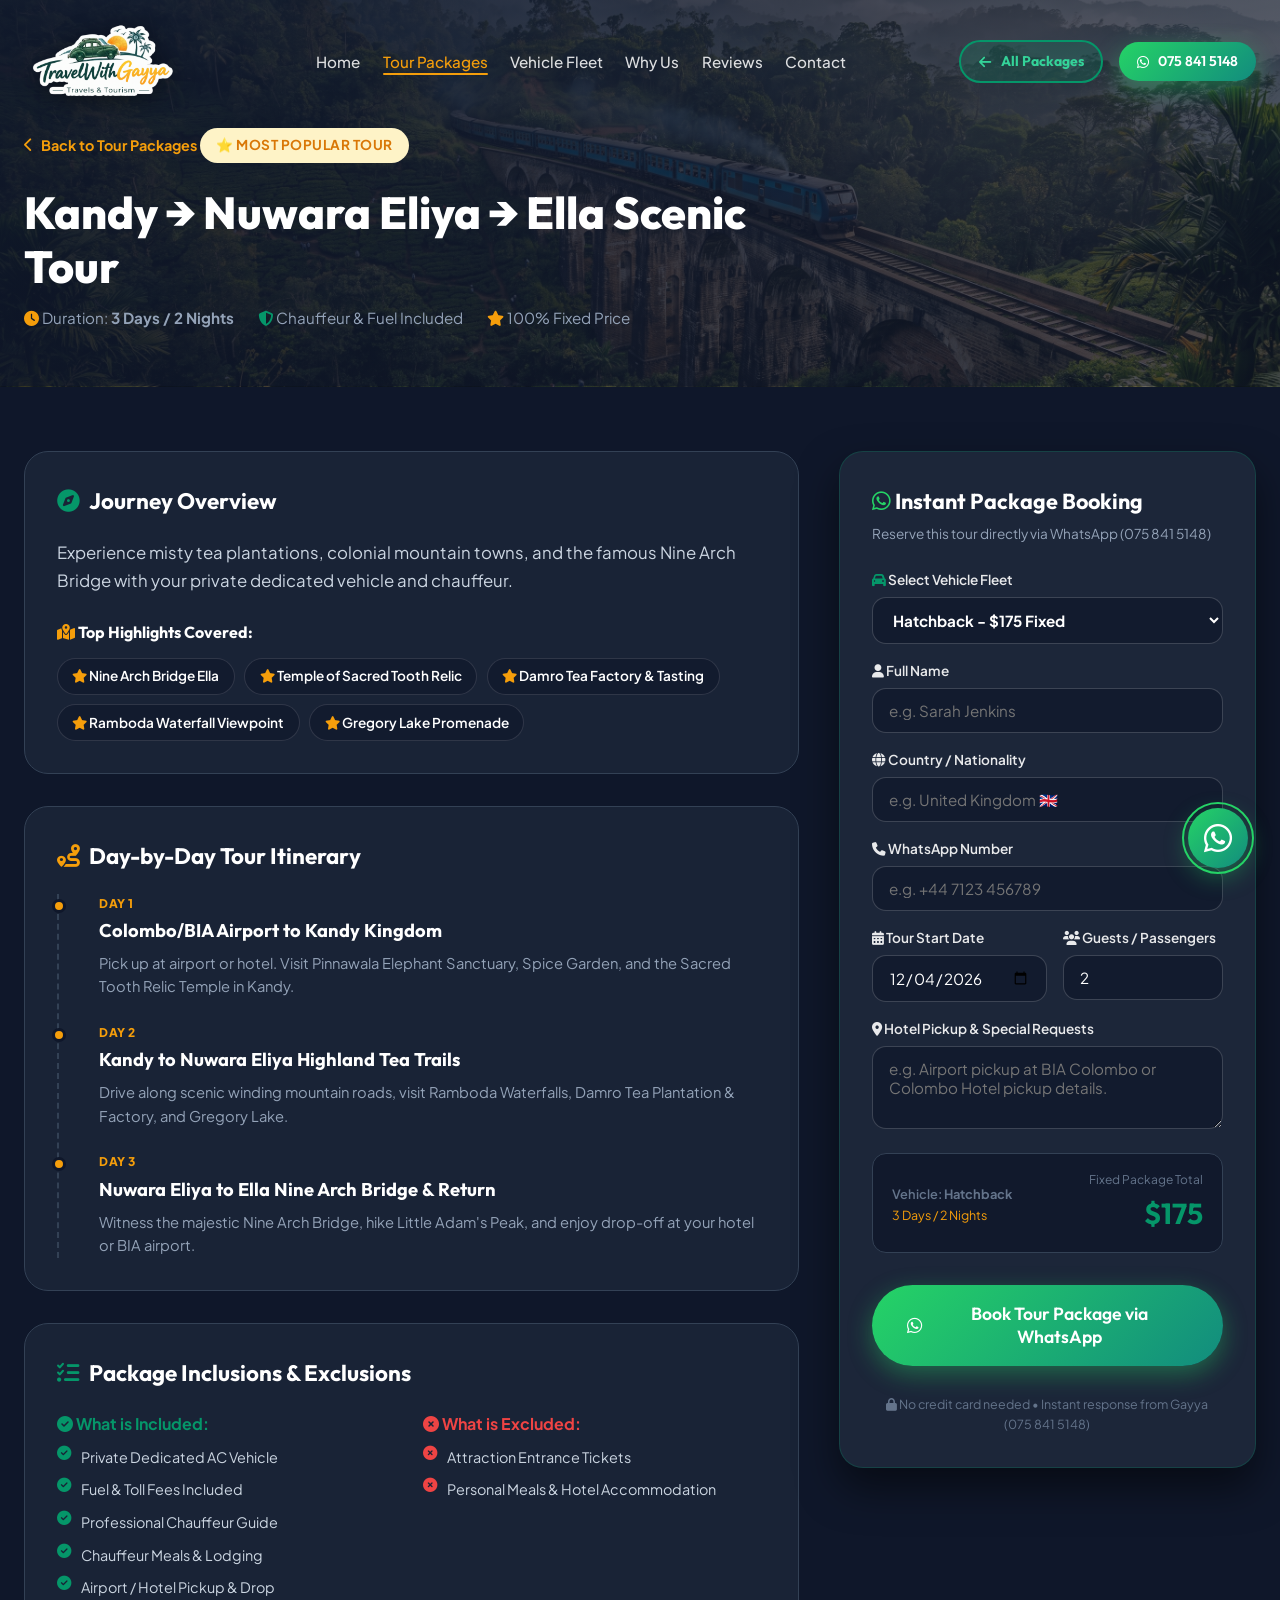
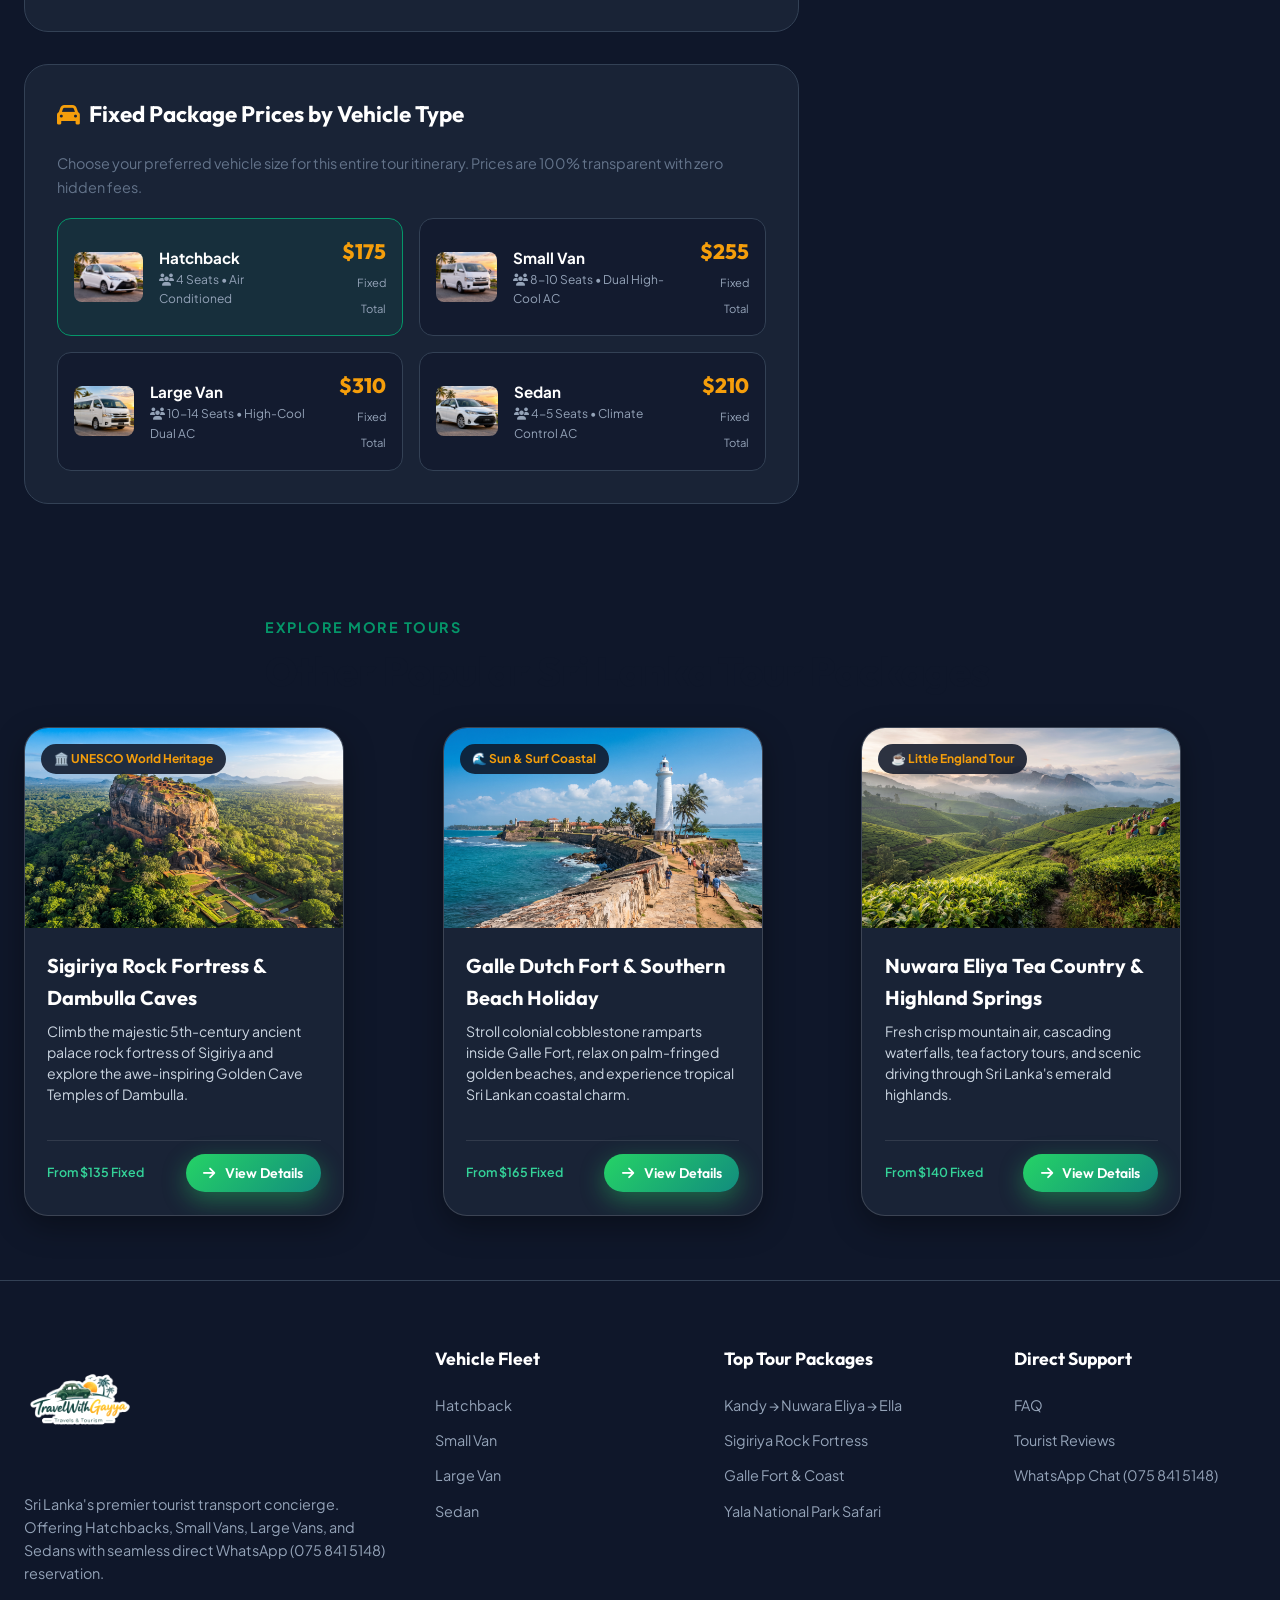
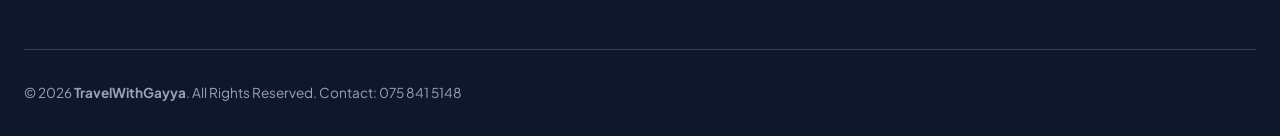
<file: package-detail.html>
<!DOCTYPE html>
<html lang="en">

<head>
  <meta charset="UTF-8">
  <meta name="viewport" content="width=device-width, initial-scale=1.0">
  <title>Tour Package Details | TravelWithGayya Sri Lanka</title>
  <meta name="description"
    content="Detailed Sri Lanka tour package itinerary & fixed price vehicle booking with English-speaking chauffeur guides. Book direct via WhatsApp (075 841 5148).">

  <!-- Favicon & Icons -->
  <link rel="stylesheet" href="https://cdnjs.cloudflare.com/ajax/libs/font-awesome/6.4.0/css/all.min.css">

  <!-- CSS Stylesheet -->
  <link rel="stylesheet" href="css/styles.css">
</head>

<body>

  <!-- ==========================================================================
       Header & Navigation
       ========================================================================== -->
  <header class="navbar scrolled" id="navbar">
    <div class="container navbar-container">
      <a href="index.html" class="logo-brand">
        <img src="images/New/Website icons & More/Final_logo bg removed.png" alt="TravelWithGayya Logo"
          class="brand-logo-img">
      </a>

      <ul class="nav-links" id="navLinks">
        <li><a href="index.html">Home</a></li>
        <li><a href="index.html#packages" class="active">Tour Packages</a></li>
        <li><a href="index.html#fleet">Vehicle Fleet</a></li>
        <li><a href="index.html#why-us">Why Us</a></li>
        <li><a href="index.html#reviews">Reviews</a></li>
        <li><a href="index.html#contact">Contact</a></li>
      </ul>

      <div class="nav-actions">
        <a href="index.html#packages" class="btn btn-outline btn-sm">
          <i class="fas fa-arrow-left"></i> All Packages
        </a>
        <a href="https://wa.me/94758415148?text=Hi%20Gayya!%20I'm%20inquiring%20about%20tour%20package%20details."
          target="_blank" class="btn btn-whatsapp btn-sm">
          <i class="fab fa-whatsapp"></i> 075 841 5148
        </a>
        <button class="mobile-toggle" id="mobileToggle" aria-label="Toggle Menu">
          <i class="fas fa-bars"></i>
        </button>
      </div>
    </div>
  </header>

  <!-- ==========================================================================
       Package Hero Banner
       ========================================================================== -->
  <section class="detail-hero" id="detailHeroBanner">
    <div class="container">
      <div class="detail-hero-content">
        <a href="index.html#packages" class="back-link"><i class="fas fa-chevron-left"></i> Back to Tour Packages</a>
        <span class="badge badge-gold" id="detailBadge">⭐ Curated Tour Package</span>
        <h1 id="detailTitle">Tour Package Details</h1>
        <div class="detail-meta">
          <span><i class="fas fa-clock" style="color: var(--secondary);"></i> Duration: <strong id="detailDuration">3 Days / 2 Nights</strong></span>
          <span><i class="fas fa-shield-alt" style="color: var(--primary);"></i> Chauffeur & Fuel Included</span>
          <span><i class="fas fa-star" style="color: var(--secondary);"></i> 100% Fixed Price</span>
        </div>
      </div>
    </div>
  </section>

  <!-- ==========================================================================
       Main Package Detailed Content & Booking Section
       ========================================================================== -->
  <section class="detail-main-section">
    <div class="container">
      <div class="detail-layout">
        <!-- Left Column: Comprehensive Package Details -->
        <div class="detail-left-col">
          <!-- Overview Card -->
          <div class="detail-card">
            <h3><i class="fas fa-compass" style="color: var(--primary);"></i> Journey Overview</h3>
            <p id="detailDesc" class="detail-description-text">
              Loading package description...
            </p>

            <div style="margin-top: 1.5rem;">
              <h4 style="font-size: 1rem; margin-bottom: 0.8rem; font-family: var(--font-heading);">
                <i class="fas fa-map-marked-alt" style="color: var(--secondary);"></i> Top Highlights Covered:
              </h4>
              <div class="highlights-grid" id="detailHighlights">
                <!-- Loaded dynamically -->
              </div>
            </div>
          </div>

          <!-- Day-by-Day Detailed Itinerary Card -->
          <div class="detail-card">
            <h3><i class="fas fa-route" style="color: var(--secondary);"></i> Day-by-Day Tour Itinerary</h3>
            <div class="itinerary-timeline" id="detailItinerary">
              <!-- Loaded dynamically -->
            </div>
          </div>

          <!-- What's Included & Excluded Card -->
          <div class="detail-card">
            <h3><i class="fas fa-list-check" style="color: var(--primary);"></i> Package Inclusions & Exclusions</h3>
            <div class="inclusions-grid">
              <div class="inc-box">
                <h4 style="color: var(--primary);"><i class="fas fa-check-circle"></i> What is Included:</h4>
                <ul id="detailIncluded" class="inc-list">
                  <!-- Loaded dynamically -->
                </ul>
              </div>
              <div class="inc-box">
                <h4 style="color: #ef4444;"><i class="fas fa-times-circle"></i> What is Excluded:</h4>
                <ul id="detailExcluded" class="inc-list">
                  <!-- Loaded dynamically -->
                </ul>
              </div>
            </div>
          </div>

          <!-- Vehicle Rates Matrix Card -->
          <div class="detail-card">
            <h3><i class="fas fa-car" style="color: var(--secondary);"></i> Fixed Package Prices by Vehicle Type</h3>
            <p style="color: var(--text-muted); font-size: 0.9rem; margin-bottom: 1.2rem;">
              Choose your preferred vehicle size for this entire tour itinerary. Prices are 100% transparent with zero hidden fees.
            </p>
            <div class="vehicle-rates-matrix" id="detailVehicleRates">
              <!-- Loaded dynamically -->
            </div>
          </div>
        </div>

        <!-- Right Column: Interactive Booking Form -->
        <div class="detail-right-col">
          <div class="detail-booking-box">
            <div class="booking-box-header">
              <h3><i class="fab fa-whatsapp" style="color: var(--whatsapp);"></i> Instant Package Booking</h3>
              <p>Reserve this tour directly via WhatsApp (075 841 5148)</p>
            </div>

            <form id="packageDetailBookingForm" class="detail-form">
              <div class="form-group">
                <label><i class="fas fa-car" style="color: var(--primary);"></i> Select Vehicle Fleet</label>
                <select id="pkgFormVehicleSelect" class="form-control" style="font-weight: 700;">
                  <!-- Options populated dynamically -->
                </select>
              </div>

              <div class="form-group">
                <label><i class="fas fa-user"></i> Full Name</label>
                <input type="text" id="pkgFormName" class="form-control" placeholder="e.g. Sarah Jenkins" required>
              </div>

              <div class="form-group">
                <label><i class="fas fa-globe"></i> Country / Nationality</label>
                <input type="text" id="pkgFormCountry" class="form-control" placeholder="e.g. United Kingdom 🇬🇧" required>
              </div>

              <div class="form-group">
                <label><i class="fas fa-phone"></i> WhatsApp Number</label>
                <input type="tel" id="pkgFormPhone" class="form-control" placeholder="e.g. +44 7123 456789" required>
              </div>

              <div style="display: grid; grid-template-columns: 1fr 1fr; gap: 1rem;">
                <div class="form-group">
                  <label><i class="fas fa-calendar-alt"></i> Tour Start Date</label>
                  <input type="date" id="pkgFormStartDate" class="form-control" required>
                </div>
                <div class="form-group">
                  <label><i class="fas fa-users"></i> Guests / Passengers</label>
                  <input type="number" id="pkgFormPassengers" class="form-control" min="1" max="15" value="2">
                </div>
              </div>

              <div class="form-group">
                <label><i class="fas fa-map-marker-alt"></i> Hotel Pickup & Special Requests</label>
                <textarea id="pkgFormNotes" class="form-control" rows="3"
                  placeholder="e.g. Airport pickup at BIA Colombo or Colombo Hotel pickup details."></textarea>
              </div>

              <!-- Price Box -->
              <div class="detail-price-box">
                <div>
                  <span style="font-size: 0.8rem; color: var(--text-muted); font-weight: 600;">Vehicle: <strong id="pkgFormSelectedVehName">Hatchback</strong></span>
                  <p style="font-size: 0.78rem; color: var(--secondary);" id="pkgFormDurationText">3 Days / 2 Nights</p>
                </div>
                <div style="text-align: right;">
                  <span style="font-size: 0.75rem; color: var(--text-muted); display: block;">Fixed Package Total</span>
                  <h3 id="pkgFormTotalPrice" style="color: var(--primary); font-family: var(--font-heading); font-size: 1.8rem;">$175</h3>
                </div>
              </div>

              <button type="submit" class="btn btn-whatsapp btn-lg" style="width: 100%; margin-top: 1rem;">
                <i class="fab fa-whatsapp"></i> Book Tour Package via WhatsApp
              </button>
              
              <p style="font-size: 0.78rem; color: var(--text-muted); text-align: center; margin-top: 0.8rem;">
                <i class="fas fa-lock"></i> No credit card needed • Instant response from Gayya (075 841 5148)
              </p>
            </form>
          </div>
        </div>
      </div>

      <!-- Other Packages Carousel / Grid -->
      <div style="margin-top: 5rem;">
        <div class="section-header" style="margin-bottom: 2rem; text-align: left;">
          <span class="subtitle">Explore More Tours</span>
          <h2>Other Popular Sri Lanka Tour Packages</h2>
        </div>
        <div class="other-packages-grid" id="relatedPackagesGrid">
          <!-- Loaded dynamically -->
        </div>
      </div>
    </div>
  </section>

  <!-- ==========================================================================
       Footer Section
       ========================================================================== -->
  <footer>
    <div class="container">
      <div class="footer-grid">
        <div class="footer-about">
          <a href="index.html" class="logo-brand" style="margin-bottom: 1rem; display: inline-block;">
            <img src="images/New/Website icons & More/Final_logo bg removed.png" alt="TravelWithGayya Logo"
              class="brand-logo-img-footer">
          </a>
          <p>Sri Lanka's premier tourist transport concierge. Offering Hatchbacks, Small Vans, Large Vans, and Sedans with seamless direct WhatsApp (075 841 5148) reservation.</p>
        </div>

        <div class="footer-links">
          <h4>Vehicle Fleet</h4>
          <ul>
            <li><a href="vehicle-detail.html?id=vitz-01">Hatchback</a></li>
            <li><a href="vehicle-detail.html?id=hiace-gl-01">Small Van</a></li>
            <li><a href="vehicle-detail.html?id=hiace-sgl-01">Large Van</a></li>
            <li><a href="vehicle-detail.html?id=sedan-01">Sedan</a></li>
          </ul>
        </div>

        <div class="footer-links">
          <h4>Top Tour Packages</h4>
          <ul>
            <li><a href="package-detail.html?id=pkg-kandy-ella">Kandy → Nuwara Eliya → Ella</a></li>
            <li><a href="package-detail.html?id=pkg-sigiriya-dambulla">Sigiriya Rock Fortress</a></li>
            <li><a href="package-detail.html?id=pkg-galle-mirissa">Galle Fort & Coast</a></li>
            <li><a href="package-detail.html?id=pkg-yala-safari">Yala National Park Safari</a></li>
          </ul>
        </div>

        <div class="footer-links">
          <h4>Direct Support</h4>
          <ul>
            <li><a href="index.html#faq">FAQ</a></li>
            <li><a href="index.html#reviews">Tourist Reviews</a></li>
            <li><a href="https://wa.me/94758415148" target="_blank">WhatsApp Chat (075 841 5148)</a></li>
          </ul>
        </div>
      </div>

      <div class="footer-bottom">
        <p>&copy; 2026 <strong>TravelWithGayya</strong>. All Rights Reserved. Contact: 075 841 5148</p>
      </div>
    </div>
  </footer>

  <!-- Floating WhatsApp Widget -->
  <div class="whatsapp-fab" id="whatsappFab" title="Chat with Gayya on WhatsApp (075 841 5148)">
    <div class="pulse-ring"></div>
    <i class="fab fa-whatsapp"></i>
  </div>

  <!-- Shared Data & Scripts -->
  <script src="js/data.js"></script>
  <script src="js/package-detail.js"></script>
</body>

</html>
</file>
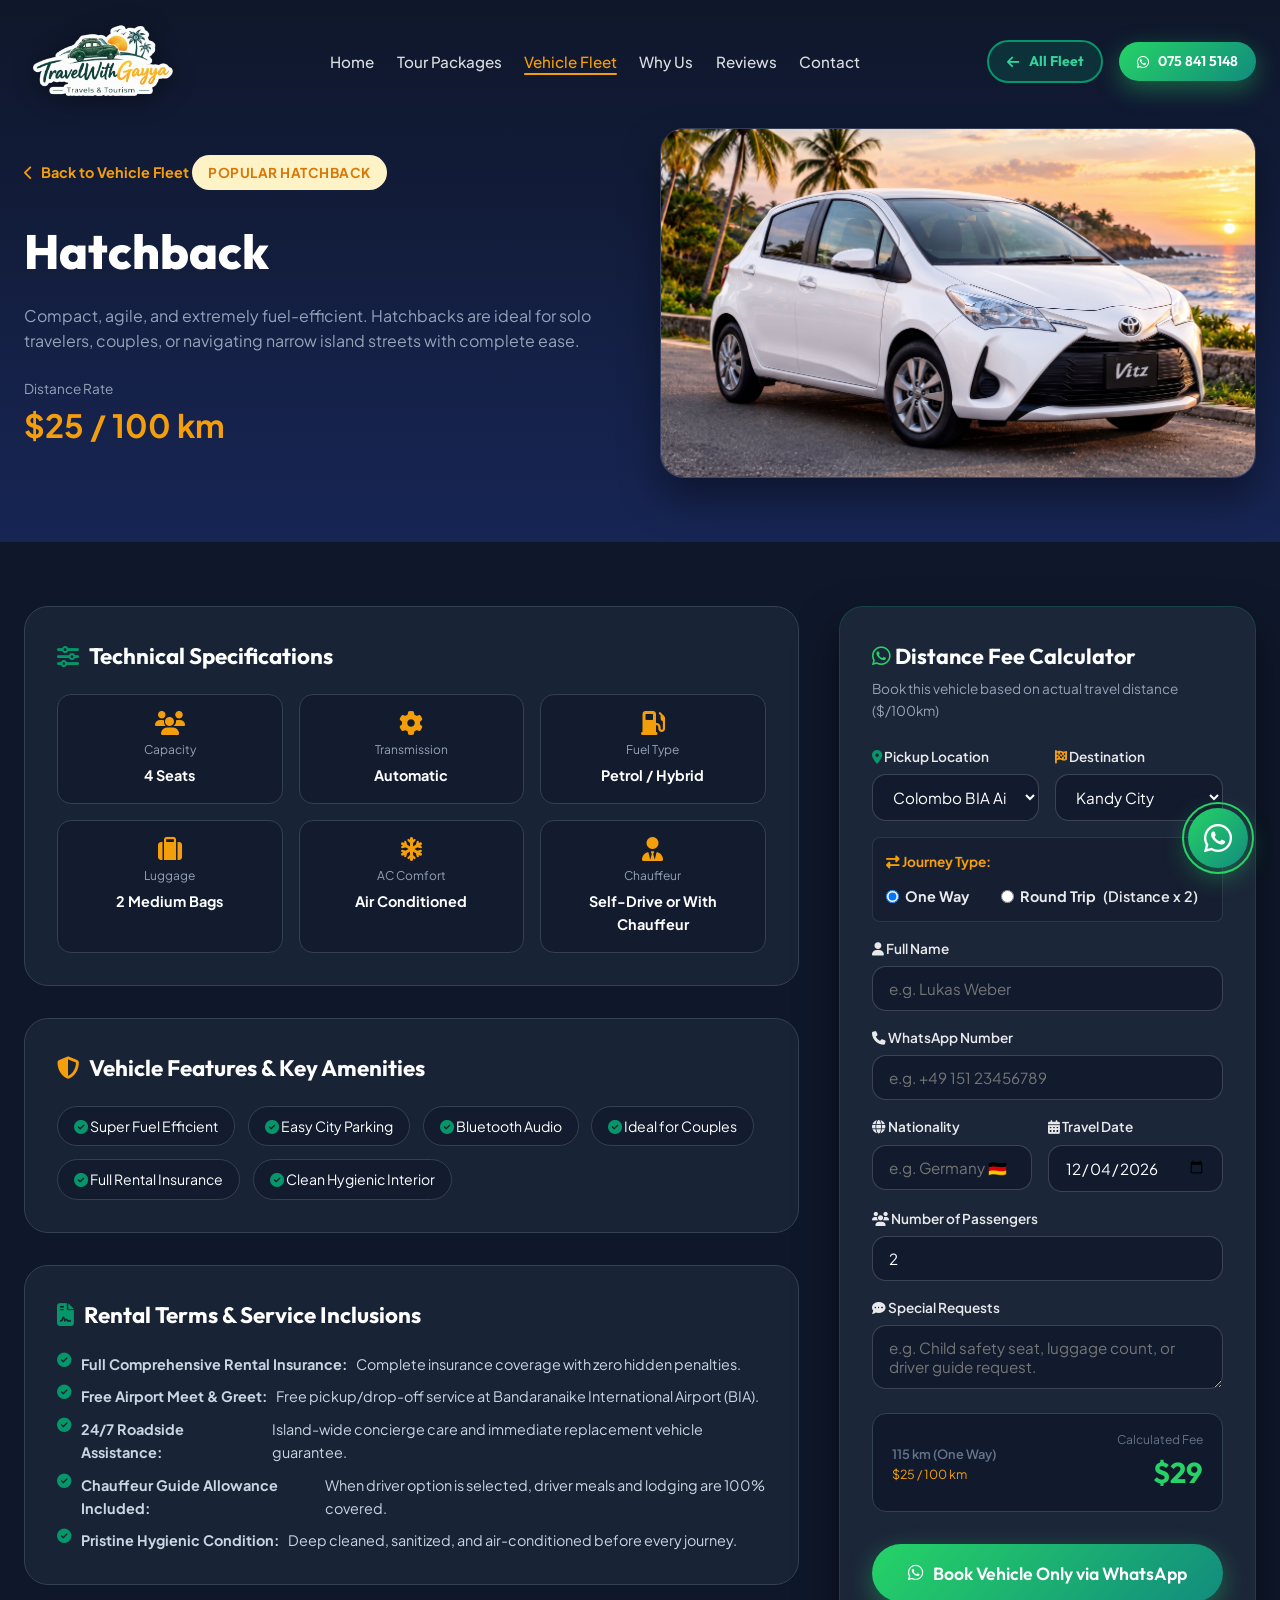
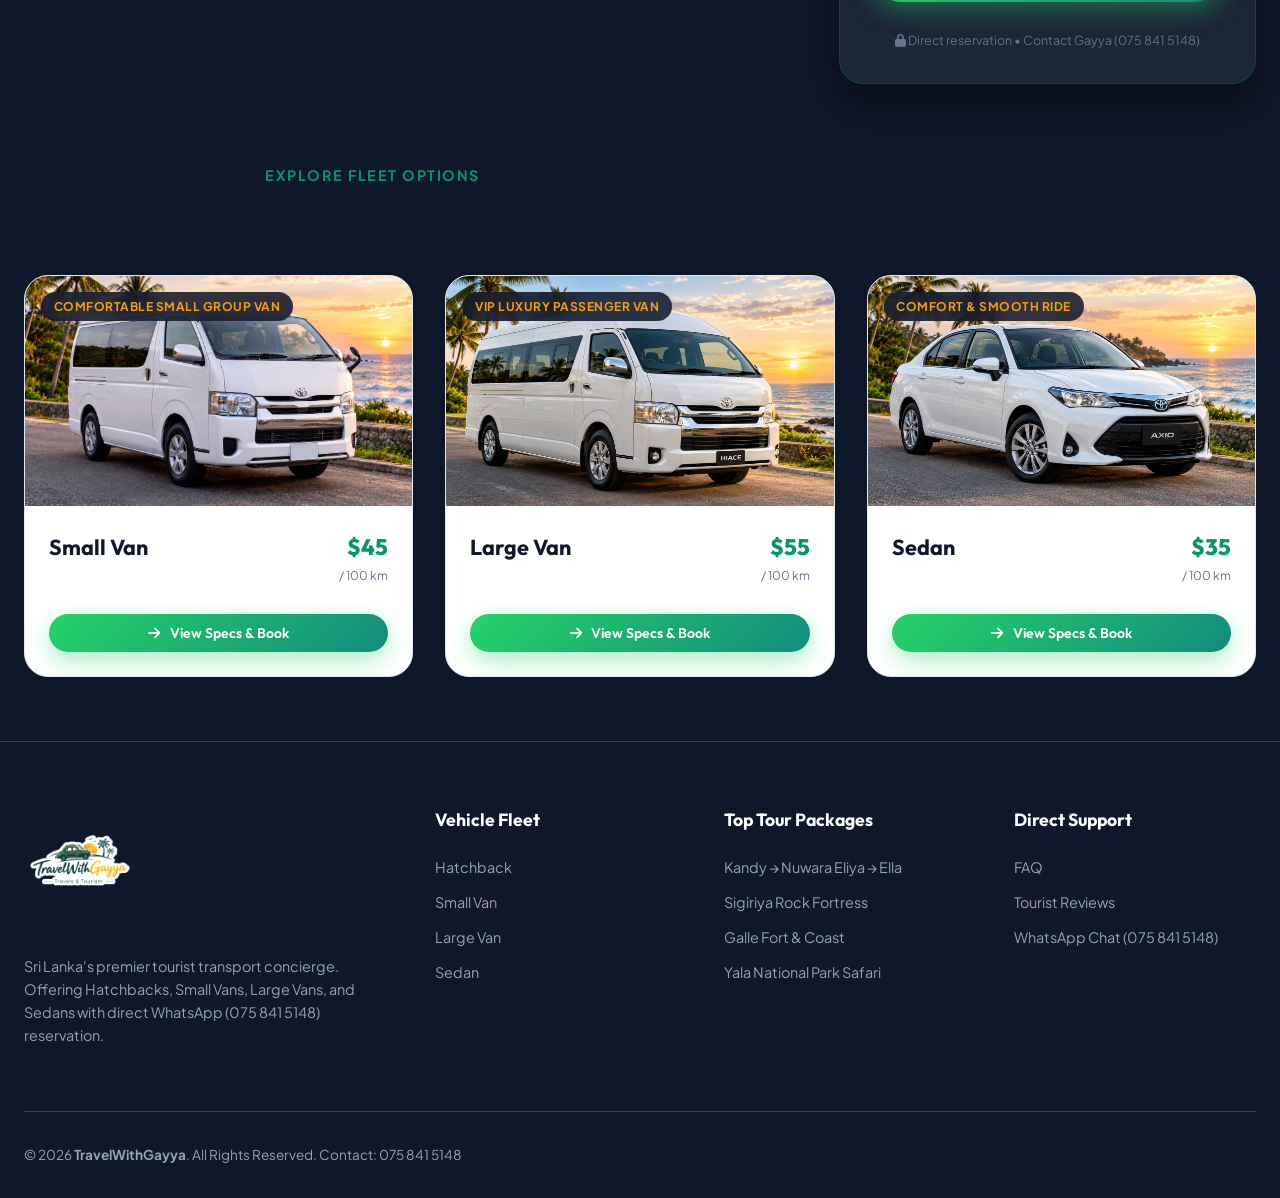
<file: vehicle-detail.html>
<!DOCTYPE html>
<html lang="en">

<head>
  <meta charset="UTF-8">
  <meta name="viewport" content="width=device-width, initial-scale=1.0">
  <title>Vehicle Details & Distance Booking | TravelWithGayya Sri Lanka</title>
  <meta name="description"
    content="Rent Hatchbacks, Small Vans, Large Vans, and Sedans with transparent distance rates ($/100km) in Sri Lanka. Instant WhatsApp booking (075 841 5148).">

  <!-- Favicon & Icons -->
  <link rel="stylesheet" href="https://cdnjs.cloudflare.com/ajax/libs/font-awesome/6.4.0/css/all.min.css">

  <!-- CSS Stylesheet -->
  <link rel="stylesheet" href="css/styles.css">
</head>

<body>

  <!-- ==========================================================================
       Header & Navigation
       ========================================================================== -->
  <header class="navbar scrolled" id="navbar">
    <div class="container navbar-container">
      <a href="index.html" class="logo-brand">
        <img src="images/New/Website icons & More/Final_logo bg removed.png" alt="TravelWithGayya Logo"
          class="brand-logo-img">
      </a>

      <ul class="nav-links" id="navLinks">
        <li><a href="index.html">Home</a></li>
        <li><a href="index.html#packages">Tour Packages</a></li>
        <li><a href="index.html#fleet" class="active">Vehicle Fleet</a></li>
        <li><a href="index.html#why-us">Why Us</a></li>
        <li><a href="index.html#reviews">Reviews</a></li>
        <li><a href="index.html#contact">Contact</a></li>
      </ul>

      <div class="nav-actions">
        <a href="index.html#fleet" class="btn btn-outline btn-sm">
          <i class="fas fa-arrow-left"></i> All Fleet
        </a>
        <a href="https://wa.me/94758415148?text=Hi%20Gayya!%20I'm%20inquiring%20about%20vehicle%20rental."
          target="_blank" class="btn btn-whatsapp btn-sm">
          <i class="fab fa-whatsapp"></i> 075 841 5148
        </a>
        <button class="mobile-toggle" id="mobileToggle" aria-label="Toggle Menu">
          <i class="fas fa-bars"></i>
        </button>
      </div>
    </div>
  </header>

  <!-- ==========================================================================
       Vehicle Hero Header
       ========================================================================== -->
  <section class="v-detail-hero">
    <div class="container">
      <div class="v-detail-hero-layout">
        <div class="v-detail-hero-text">
          <a href="index.html#fleet" class="back-link"><i class="fas fa-chevron-left"></i> Back to Vehicle Fleet</a>
          <span class="badge badge-gold" id="vBadge">Popular Fleet</span>
          <h1 id="vTitle">Hatchback</h1>
          <p id="vDesc" style="color: var(--text-white-muted); margin-bottom: 1.5rem; max-width: 600px;">
            Loading vehicle specs...
          </p>
          <div class="v-price-badge">
            <span style="font-size: 0.85rem; color: var(--text-white-muted); display: block;">Distance Rate</span>
            <strong id="vRate" style="font-size: 2rem; color: var(--secondary);">$25 / 100 km</strong>
          </div>
        </div>
        <div class="v-detail-hero-img-box">
          <img id="vImg" src="images/New/Vehicles/Vitz_white color.jpg" alt="Vehicle Image" class="v-hero-main-img">
        </div>
      </div>
    </div>
  </section>

  <!-- ==========================================================================
       Vehicle Specs & Distance Booking Section
       ========================================================================== -->
  <section class="detail-main-section">
    <div class="container">
      <div class="detail-layout">
        <!-- Left Column: Detailed Specs & Amenities -->
        <div class="detail-left-col">
          <!-- Specs Grid Card -->
          <div class="detail-card">
            <h3><i class="fas fa-sliders-h" style="color: var(--primary);"></i> Technical Specifications</h3>
            <div class="v-specs-grid" id="vSpecsGrid">
              <!-- Loaded dynamically -->
            </div>
          </div>

          <!-- Features & Amenities Card -->
          <div class="detail-card">
            <h3><i class="fas fa-shield-alt" style="color: var(--secondary);"></i> Vehicle Features & Key Amenities</h3>
            <div class="v-features-grid" id="vFeaturesList">
              <!-- Loaded dynamically -->
            </div>
          </div>

          <!-- Included Rental Policy Card -->
          <div class="detail-card">
            <h3><i class="fas fa-file-contract" style="color: var(--primary);"></i> Rental Terms & Service Inclusions</h3>
            <ul class="inc-list">
              <li><i class="fas fa-check-circle" style="color: var(--primary);"></i> <strong>Full Comprehensive Rental Insurance:</strong> Complete insurance coverage with zero hidden penalties.</li>
              <li><i class="fas fa-check-circle" style="color: var(--primary);"></i> <strong>Free Airport Meet & Greet:</strong> Free pickup/drop-off service at Bandaranaike International Airport (BIA).</li>
              <li><i class="fas fa-check-circle" style="color: var(--primary);"></i> <strong>24/7 Roadside Assistance:</strong> Island-wide concierge care and immediate replacement vehicle guarantee.</li>
              <li><i class="fas fa-check-circle" style="color: var(--primary);"></i> <strong>Chauffeur Guide Allowance Included:</strong> When driver option is selected, driver meals and lodging are 100% covered.</li>
              <li><i class="fas fa-check-circle" style="color: var(--primary);"></i> <strong>Pristine Hygienic Condition:</strong> Deep cleaned, sanitized, and air-conditioned before every journey.</li>
            </ul>
          </div>
        </div>

        <!-- Right Column: Interactive Distance Calculator & Booking Form -->
        <div class="detail-right-col">
          <div class="detail-booking-box">
            <div class="booking-box-header">
              <h3><i class="fab fa-whatsapp" style="color: var(--whatsapp);"></i> Distance Fee Calculator</h3>
              <p>Book this vehicle based on actual travel distance ($/100km)</p>
            </div>

            <form id="vehicleDetailBookingForm" class="detail-form">
              <div style="display: grid; grid-template-columns: 1fr 1fr; gap: 1rem;">
                <div class="form-group">
                  <label><i class="fas fa-map-marker-alt" style="color: var(--primary);"></i> Pickup Location</label>
                  <select id="vehDetailPickup" class="form-control">
                    <option value="bia">Colombo BIA Airport (Free)</option>
                    <option value="colombo">Colombo City / Hotel</option>
                    <option value="negombo">Negombo Beach</option>
                    <option value="kandy">Kandy City</option>
                    <option value="sigiriya">Sigiriya / Dambulla</option>
                    <option value="nuwara-eliya">Nuwara Eliya</option>
                    <option value="ella">Ella Town</option>
                    <option value="galle">Galle / Unawatuna</option>
                    <option value="mirissa">Mirissa / Weligama</option>
                    <option value="yala">Yala National Park</option>
                  </select>
                </div>

                <div class="form-group">
                  <label><i class="fas fa-flag-checkered" style="color: var(--secondary);"></i> Destination</label>
                  <select id="vehDetailDropoff" class="form-control">
                    <option value="kandy">Kandy City</option>
                    <option value="bia">Colombo BIA Airport</option>
                    <option value="colombo">Colombo City / Hotel</option>
                    <option value="sigiriya">Sigiriya / Dambulla</option>
                    <option value="nuwara-eliya">Nuwara Eliya</option>
                    <option value="ella">Ella Town</option>
                    <option value="galle">Galle / Unawatuna</option>
                    <option value="mirissa">Mirissa / Weligama</option>
                    <option value="yala">Yala National Park</option>
                  </select>
                </div>
              </div>

              <div class="form-group" style="background: rgba(15, 23, 42, 0.4); padding: 0.8rem; border-radius: var(--radius-sm); border: 1px solid rgba(255,255,255,0.1);">
                <label style="font-weight: 700; font-size: 0.85rem; color: var(--secondary); margin-bottom: 0.4rem; display: block;">
                  <i class="fas fa-exchange-alt"></i> Journey Type:
                </label>
                <div style="display: flex; gap: 2rem;">
                  <label style="font-size: 0.9rem; cursor: pointer; display: flex; align-items: center; gap: 0.4rem;">
                    <input type="radio" name="vehDetailTripType" value="one-way" checked> <strong>One Way</strong>
                  </label>
                  <label style="font-size: 0.9rem; cursor: pointer; display: flex; align-items: center; gap: 0.4rem;">
                    <input type="radio" name="vehDetailTripType" value="round-trip"> <strong>Round Trip</strong> (Distance x 2)
                  </label>
                </div>
              </div>

              <div class="form-group">
                <label><i class="fas fa-user"></i> Full Name</label>
                <input type="text" id="vehDetailName" class="form-control" placeholder="e.g. Lukas Weber" required>
              </div>

              <div class="form-group">
                <label><i class="fas fa-phone"></i> WhatsApp Number</label>
                <input type="tel" id="vehDetailPhone" class="form-control" placeholder="e.g. +49 151 23456789" required>
              </div>

              <div style="display: grid; grid-template-columns: 1fr 1fr; gap: 1rem;">
                <div class="form-group">
                  <label><i class="fas fa-globe"></i> Nationality</label>
                  <input type="text" id="vehDetailCountry" class="form-control" placeholder="e.g. Germany 🇩🇪">
                </div>
                <div class="form-group">
                  <label><i class="fas fa-calendar-alt"></i> Travel Date</label>
                  <input type="date" id="vehDetailDate" class="form-control" required>
                </div>
              </div>

              <div class="form-group">
                <label><i class="fas fa-users"></i> Number of Passengers</label>
                <input type="number" id="vehDetailPassengers" class="form-control" min="1" max="15" value="2">
              </div>

              <div class="form-group">
                <label><i class="fas fa-comment-dots"></i> Special Requests</label>
                <textarea id="vehDetailNotes" class="form-control" rows="2"
                  placeholder="e.g. Child safety seat, luggage count, or driver guide request."></textarea>
              </div>

              <!-- Price Box -->
              <div class="detail-price-box">
                <div>
                  <span style="font-size: 0.8rem; color: var(--text-muted); font-weight: 600;" id="vehCalcDistanceText">115 km (One Way)</span>
                  <p style="font-size: 0.78rem; color: var(--secondary);" id="vehCalcRateText">$25 / 100 km</p>
                </div>
                <div style="text-align: right;">
                  <span style="font-size: 0.75rem; color: var(--text-muted); display: block;">Calculated Fee</span>
                  <h3 id="vehCalcTotalFee" style="color: var(--whatsapp); font-family: var(--font-heading); font-size: 1.8rem;">$29</h3>
                </div>
              </div>

              <button type="submit" class="btn btn-whatsapp btn-lg" style="width: 100%; margin-top: 1rem;">
                <i class="fab fa-whatsapp"></i> Book Vehicle Only via WhatsApp
              </button>

              <p style="font-size: 0.78rem; color: var(--text-muted); text-align: center; margin-top: 0.8rem;">
                <i class="fas fa-lock"></i> Direct reservation • Contact Gayya (075 841 5148)
              </p>
            </form>
          </div>
        </div>
      </div>

      <!-- Other Vehicles Section -->
      <div style="margin-top: 5rem;">
        <div class="section-header" style="margin-bottom: 2rem; text-align: left;">
          <span class="subtitle">Explore Fleet Options</span>
          <h2>Other Vehicles Available for Rent</h2>
        </div>
        <div class="fleet-grid" id="relatedVehiclesGrid">
          <!-- Loaded dynamically -->
        </div>
      </div>
    </div>
  </section>

  <!-- ==========================================================================
       Footer Section
       ========================================================================== -->
  <footer>
    <div class="container">
      <div class="footer-grid">
        <div class="footer-about">
          <a href="index.html" class="logo-brand" style="margin-bottom: 1rem; display: inline-block;">
            <img src="images/New/Website icons & More/Final_logo bg removed.png" alt="TravelWithGayya Logo"
              class="brand-logo-img-footer">
          </a>
          <p>Sri Lanka's premier tourist transport concierge. Offering Hatchbacks, Small Vans, Large Vans, and Sedans with direct WhatsApp (075 841 5148) reservation.</p>
        </div>

        <div class="footer-links">
          <h4>Vehicle Fleet</h4>
          <ul>
            <li><a href="vehicle-detail.html?id=vitz-01">Hatchback</a></li>
            <li><a href="vehicle-detail.html?id=hiace-gl-01">Small Van</a></li>
            <li><a href="vehicle-detail.html?id=hiace-sgl-01">Large Van</a></li>
            <li><a href="vehicle-detail.html?id=sedan-01">Sedan</a></li>
          </ul>
        </div>

        <div class="footer-links">
          <h4>Top Tour Packages</h4>
          <ul>
            <li><a href="package-detail.html?id=pkg-kandy-ella">Kandy → Nuwara Eliya → Ella</a></li>
            <li><a href="package-detail.html?id=pkg-sigiriya-dambulla">Sigiriya Rock Fortress</a></li>
            <li><a href="package-detail.html?id=pkg-galle-mirissa">Galle Fort & Coast</a></li>
            <li><a href="package-detail.html?id=pkg-yala-safari">Yala National Park Safari</a></li>
          </ul>
        </div>

        <div class="footer-links">
          <h4>Direct Support</h4>
          <ul>
            <li><a href="index.html#faq">FAQ</a></li>
            <li><a href="index.html#reviews">Tourist Reviews</a></li>
            <li><a href="https://wa.me/94758415148" target="_blank">WhatsApp Chat (075 841 5148)</a></li>
          </ul>
        </div>
      </div>

      <div class="footer-bottom">
        <p>&copy; 2026 <strong>TravelWithGayya</strong>. All Rights Reserved. Contact: 075 841 5148</p>
      </div>
    </div>
  </footer>

  <!-- Floating WhatsApp Widget -->
  <div class="whatsapp-fab" id="whatsappFab" title="Chat with Gayya on WhatsApp (075 841 5148)">
    <div class="pulse-ring"></div>
    <i class="fab fa-whatsapp"></i>
  </div>

  <!-- Shared Data & Scripts -->
  <script src="js/data.js"></script>
  <script src="js/vehicle-detail.js"></script>
</body>

</html>
</file>
<file: css/styles.css>
/* ==========================================================================
   TravelWithGayya - Modern Vehicle Rental & Tour Concierge CSS
   Design System: Premium Tropical Luxury, Dark Glassmorphism, Interactive Attractions Slider
   ========================================================================== */

@import url('https://fonts.googleapis.com/css2?family=Outfit:wght@300;400;500;600;700;800&family=Plus+Jakarta+Sans:wght@300;400;500;600;700;800&display=swap');

:root {
  /* Color Palette */
  --primary: #059669; /* Emerald Green */
  --primary-hover: #047857;
  --primary-light: #d1fae5;
  --primary-glow: rgba(5, 150, 105, 0.25);
  
  --secondary: #f59e0b; /* Golden Warmth */
  --secondary-hover: #d97706;
  --secondary-light: #fef3c7;
  
  --accent: #2563eb; /* Royal Ocean Blue */
  --accent-light: #dbeafe;
  
  --whatsapp: #25d366; /* WhatsApp Green */
  --whatsapp-hover: #20bd5a;
  --whatsapp-glow: rgba(37, 211, 102, 0.4);
  
  --dark-bg: #0f172a; /* Deep Slate */
  --dark-card: #1e293b;
  --dark-border: #334155;
  
  --light-bg: #f8fafc;
  --light-card: #ffffff;
  --light-border: #e2e8f0;
  
  --text-main: #0f172a;
  --text-muted: #64748b;
  --text-white: #ffffff;
  --text-white-muted: #94a3b8;
  
  /* Typography */
  --font-heading: 'Outfit', sans-serif;
  --font-body: 'Plus Jakarta Sans', sans-serif;
  
  /* Shadows & Effects */
  --shadow-sm: 0 2px 8px rgba(15, 23, 42, 0.06);
  --shadow-md: 0 8px 24px rgba(15, 23, 42, 0.1);
  --shadow-lg: 0 16px 40px rgba(15, 23, 42, 0.15);
  --shadow-glow: 0 0 30px var(--primary-glow);
  --shadow-wa: 0 8px 25px var(--whatsapp-glow);
  
  --radius-sm: 8px;
  --radius-md: 14px;
  --radius-lg: 24px;
  --radius-full: 9999px;
  
  --transition-fast: all 0.2s cubic-bezier(0.4, 0, 0.2, 1);
  --transition-normal: all 0.3s cubic-bezier(0.4, 0, 0.2, 1);
  --transition-slow: all 0.5s cubic-bezier(0.4, 0, 0.2, 1);
}

/* Reset & Global */
*, *::before, *::after {
  box-sizing: border-box;
  margin: 0;
  padding: 0;
}

html {
  scroll-behavior: smooth;
  font-size: 16px;
}

body {
  font-family: var(--font-body);
  background-color: var(--light-bg);
  color: var(--text-main);
  line-height: 1.6;
  overflow-x: hidden;
}

a {
  text-decoration: none;
  color: inherit;
}

ul {
  list-style: none;
}

img {
  max-width: 100%;
  height: auto;
  display: block;
}

/* Container */
.container {
  width: 100%;
  max-width: 1280px;
  margin: 0 auto;
  padding: 0 1.5rem;
}

/* Buttons */
.btn {
  display: inline-flex;
  align-items: center;
  justify-content: center;
  gap: 0.6rem;
  padding: 0.85rem 1.75rem;
  font-family: var(--font-heading);
  font-weight: 600;
  font-size: 1rem;
  border-radius: var(--radius-full);
  border: none;
  cursor: pointer;
  transition: var(--transition-normal);
  text-align: center;
  position: relative;
  overflow: hidden;
  user-select: none;
}

.btn-primary {
  background: linear-gradient(135deg, var(--primary), #047857);
  color: var(--text-white);
  box-shadow: 0 4px 15px var(--primary-glow);
}

.btn-primary:hover {
  transform: translateY(-2px);
  box-shadow: 0 8px 25px var(--primary-glow);
  background: linear-gradient(135deg, #047857, #065f46);
}

.btn-whatsapp {
  background: linear-gradient(135deg, #25d366, #128c7e);
  color: var(--text-white);
  box-shadow: var(--shadow-wa);
}

.btn-whatsapp:hover {
  transform: translateY(-2px);
  box-shadow: 0 12px 30px var(--whatsapp-glow);
  background: linear-gradient(135deg, #20bd5a, #0e7368);
}

.btn-secondary {
  background: linear-gradient(135deg, var(--secondary), var(--secondary-hover));
  color: var(--text-main);
  font-weight: 700;
}

.btn-secondary:hover {
  transform: translateY(-2px);
  box-shadow: 0 8px 20px rgba(245, 158, 11, 0.3);
}

.btn-outline {
  background: rgba(5, 150, 105, 0.15);
  color: var(--primary);
  border: 2px solid var(--primary);
  font-weight: 600;
}

.btn-outline:hover {
  border-color: var(--primary-hover);
  color: #ffffff;
  background: var(--primary);
  box-shadow: 0 6px 20px var(--primary-glow);
  transform: translateY(-2px);
}

.btn-sm {
  padding: 0.5rem 1.1rem;
  font-size: 0.875rem;
}

.btn-lg {
  padding: 1.1rem 2.2rem;
  font-size: 1.1rem;
}

/* Badges & Section Titles */
.badge {
  display: inline-flex;
  align-items: center;
  gap: 0.4rem;
  padding: 0.4rem 1rem;
  border-radius: var(--radius-full);
  font-size: 0.85rem;
  font-weight: 700;
  letter-spacing: 0.5px;
  text-transform: uppercase;
}

.badge-primary {
  background-color: var(--primary-light);
  color: var(--primary);
}

.badge-gold {
  background-color: var(--secondary-light);
  color: var(--secondary-hover);
}

.section-header {
  text-align: center;
  max-width: 750px;
  margin: 0 auto 3.5rem auto;
}

.section-header .subtitle {
  color: var(--primary);
  font-weight: 700;
  text-transform: uppercase;
  letter-spacing: 1.5px;
  font-size: 0.9rem;
  margin-bottom: 0.5rem;
  display: block;
}

.section-header h2 {
  font-family: var(--font-heading);
  font-size: 2.5rem;
  font-weight: 800;
  color: var(--text-main);
  line-height: 1.2;
  margin-bottom: 1rem;
}

.section-header p {
  color: var(--text-muted);
  font-size: 1.1rem;
}

/* Header & Navigation */
.navbar {
  position: fixed;
  top: 0;
  left: 0;
  width: 100%;
  z-index: 1000;
  padding: 1.2rem 0;
  transition: var(--transition-normal);
}

.navbar.scrolled {
  background: rgba(15, 23, 42, 0.94);
  backdrop-filter: blur(16px);
  padding: 0.8rem 0;
  box-shadow: 0 4px 20px rgba(0, 0, 0, 0.25);
}

.navbar-container {
  display: flex;
  align-items: center;
  justify-content: space-between;
  gap: 1.5rem;
}

.logo-brand {
  display: flex;
  align-items: center;
  text-decoration: none;
  margin-right: 1.5rem;
}

.brand-logo-img {
  height: 155px;
  width: auto;
  object-fit: contain;
  margin: -35px 0;
  transition: all 0.3s ease;
  filter: drop-shadow(0 4px 12px rgba(0,0,0,0.4));
}

.navbar.scrolled .brand-logo-img {
  height: 105px;
  margin: -16px 0;
}

.brand-logo-img-footer {
  height: 110px;
  width: auto;
  object-fit: contain;
  filter: brightness(1.05);
}

.nav-links {
  display: flex;
  align-items: center;
  gap: 1.4rem;
}

.nav-links a {
  color: rgba(255, 255, 255, 0.85);
  font-weight: 500;
  font-size: 0.95rem;
  transition: var(--transition-fast);
  position: relative;
}

.nav-links a:hover, .nav-links a.active {
  color: var(--secondary);
}

.nav-links a::after {
  content: '';
  position: absolute;
  bottom: -4px;
  left: 0;
  width: 0%;
  height: 2px;
  background-color: var(--secondary);
  transition: var(--transition-fast);
  border-radius: 2px;
}

.nav-links a:hover::after, .nav-links a.active::after {
  width: 100%;
}

.nav-actions {
  display: flex;
  align-items: center;
  gap: 1rem;
}

.nav-actions .btn-outline {
  background: rgba(5, 150, 105, 0.2);
  color: #34d399;
  border: 2px solid #059669;
  font-weight: 700;
}

.nav-actions .btn-outline:hover {
  background: #059669;
  color: #ffffff;
  border-color: #047857;
  box-shadow: 0 4px 15px rgba(5, 150, 105, 0.4);
}

.mobile-toggle {
  display: none;
  background: none;
  border: none;
  color: var(--text-white);
  font-size: 1.5rem;
  cursor: pointer;
}

/* ==========================================================================
   Hero Section
   ========================================================================== */
.hero {
  position: relative;
  min-height: 100vh;
  display: flex;
  align-items: center;
  padding-top: 6.8rem;
  padding-bottom: 2rem;
  background: linear-gradient(to right, rgba(15, 23, 42, 0.88), rgba(15, 23, 42, 0.65)), url('../images/New/Waves_washing_Mirissa_Beach_2K_202609092155.jpeg') center/cover no-repeat;
  color: var(--text-white);
  overflow: hidden;
}

.hero-overlay {
  position: absolute;
  inset: 0;
  background: radial-gradient(circle at 25% 45%, rgba(5, 150, 105, 0.2), transparent 70%);
  pointer-events: none;
}

.hero-content {
  position: relative;
  z-index: 2;
  display: grid;
  grid-template-columns: 1.2fr 0.8fr;
  gap: 2.5rem;
  align-items: center;
}

.hero-text h1 {
  font-family: var(--font-heading);
  font-size: 3rem;
  font-weight: 800;
  line-height: 1.18;
  margin-bottom: 1rem;
}

.hero-text h1 span {
  background: linear-gradient(135deg, #34d399, var(--secondary));
  -webkit-background-clip: text;
  background-clip: text;
  -webkit-text-fill-color: transparent;
}

.hero-text p {
  font-size: 1.1rem;
  color: var(--text-white-muted);
  margin-bottom: 1.5rem;
  max-width: 580px;
}

.hero-cta {
  display: flex;
  align-items: center;
  gap: 1rem;
  flex-wrap: wrap;
  margin-bottom: 1.8rem;
}

.hero-stats {
  display: flex;
  align-items: center;
  gap: 2.5rem;
  padding-top: 1rem;
  border-top: 1px solid rgba(255, 255, 255, 0.15);
}

.stat-item h4 {
  font-family: var(--font-heading);
  font-size: 1.8rem;
  font-weight: 800;
  color: var(--secondary);
}

.stat-item p {
  font-size: 0.85rem;
  color: var(--text-white-muted);
  margin: 0;
}

/* Hero Quick Search Card */
.hero-card {
  background: rgba(30, 41, 59, 0.82);
  backdrop-filter: blur(20px);
  border: 1px solid rgba(255, 255, 255, 0.15);
  border-radius: var(--radius-lg);
  padding: 2rem;
  box-shadow: 0 20px 50px rgba(0, 0, 0, 0.45);
}

.hero-card h3 {
  font-family: var(--font-heading);
  font-size: 1.4rem;
  margin-bottom: 0.3rem;
}

.hero-card p {
  font-size: 0.9rem;
  color: var(--text-white-muted);
  margin-bottom: 1.5rem;
}

.search-form {
  display: flex;
  flex-direction: column;
  gap: 1rem;
}

.form-group {
  display: flex;
  flex-direction: column;
  gap: 0.4rem;
}

.form-group label {
  font-size: 0.85rem;
  font-weight: 600;
  color: rgba(255, 255, 255, 0.9);
}

.form-control {
  width: 100%;
  padding: 0.75rem 1rem;
  background: rgba(15, 23, 42, 0.65);
  border: 1px solid rgba(255, 255, 255, 0.18);
  border-radius: var(--radius-md);
  color: var(--text-white);
  font-family: var(--font-body);
  font-size: 0.95rem;
  transition: var(--transition-fast);
}

.form-control:focus {
  outline: none;
  border-color: var(--primary);
  box-shadow: 0 0 0 3px var(--primary-glow);
}

.form-control option {
  background: var(--dark-bg);
  color: var(--text-white);
}

/* ==========================================================================
   World Heritage & Tourist Attractions Interactive Slider (Left/Right Navigatable)
   ========================================================================== */
.attractions-section {
  padding: 5rem 0;
  background: linear-gradient(180deg, var(--dark-bg) 0%, #172554 100%);
  color: var(--text-white);
  position: relative;
  overflow: hidden;
}

.attractions-header-row {
  display: flex;
  align-items: flex-end;
  justify-content: space-between;
  margin-bottom: 2rem;
  flex-wrap: wrap;
  gap: 1.5rem;
}

.attractions-header-text {
  max-width: 650px;
}

.attractions-header-text h2 {
  font-family: var(--font-heading);
  font-size: 2.2rem;
  font-weight: 800;
  color: white;
}

.attraction-controls {
  display: flex;
  align-items: center;
  gap: 0.8rem;
}

.attraction-nav-btn {
  width: 48px;
  height: 48px;
  border-radius: 50%;
  background: rgba(30, 41, 59, 0.8);
  border: 1px solid rgba(255, 255, 255, 0.2);
  color: var(--text-white);
  font-size: 1.2rem;
  display: flex;
  align-items: center;
  justify-content: center;
  cursor: pointer;
  transition: var(--transition-fast);
  backdrop-filter: blur(8px);
}

.attraction-nav-btn:hover {
  background: var(--primary);
  border-color: var(--primary);
  transform: scale(1.08);
  box-shadow: 0 4px 15px var(--primary-glow);
}

.marquee-container {
  width: 100%;
  overflow: hidden;
  padding: 1rem 0 2rem 0;
  position: relative;
}

.marquee-track {
  display: flex;
  gap: 1.8rem;
  width: max-content;
  animation: marqueeRightToLeft 40s linear infinite;
}

.marquee-container:hover .marquee-track {
  animation-play-state: paused;
}

@keyframes marqueeRightToLeft {
  0% {
    transform: translateX(0);
  }
  100% {
    transform: translateX(calc(-50% - 0.9rem));
  }
}

.attraction-card {
  width: 320px;
  background: rgba(30, 41, 59, 0.75);
  backdrop-filter: blur(12px);
  border: 1px solid rgba(255, 255, 255, 0.15);
  border-radius: var(--radius-lg);
  overflow: hidden;
  box-shadow: 0 10px 30px rgba(0,0,0,0.35);
  transition: var(--transition-normal);
  flex-shrink: 0;
  display: flex;
  flex-direction: column;
}

.attraction-card:hover {
  transform: translateY(-8px) scale(1.02);
  border-color: var(--secondary);
  box-shadow: 0 15px 35px rgba(245, 158, 11, 0.25);
}

.attraction-img-wrap {
  position: relative;
  height: 200px;
  overflow: hidden;
}

.attraction-img-wrap img {
  width: 100%;
  height: 100%;
  object-fit: cover;
  transition: transform 0.5s ease;
}

.attraction-card:hover .attraction-img-wrap img {
  transform: scale(1.1);
}

.attraction-badge {
  position: absolute;
  top: 1rem;
  left: 1rem;
  background: rgba(15, 23, 42, 0.88);
  backdrop-filter: blur(8px);
  color: var(--secondary);
  font-size: 0.75rem;
  font-weight: 700;
  padding: 0.35rem 0.8rem;
  border-radius: var(--radius-full);
  display: flex;
  align-items: center;
  gap: 0.4rem;
}

.attraction-content {
  padding: 1.4rem;
  display: flex;
  flex-direction: column;
  flex-grow: 1;
}

.attraction-content h3 {
  font-family: var(--font-heading);
  font-size: 1.25rem;
  font-weight: 700;
  margin-bottom: 0.4rem;
  color: var(--text-white);
}

.attraction-info {
  display: flex;
  align-items: center;
  gap: 1rem;
  font-size: 0.8rem;
  color: var(--text-white-muted);
  margin-bottom: 0.8rem;
}

.attraction-desc {
  font-size: 0.88rem;
  color: #cbd5e1;
  line-height: 1.5;
  margin-bottom: 1.2rem;
  flex-grow: 1;
}

.attraction-footer {
  display: flex;
  align-items: center;
  justify-content: space-between;
  border-top: 1px solid rgba(255, 255, 255, 0.1);
  padding-top: 0.8rem;
}

.attraction-rec {
  font-size: 0.78rem;
  color: #34d399;
  font-weight: 600;
}

/* ==========================================================================
   Fleet Section
   ========================================================================== */
.fleet-section {
  padding: 6rem 0;
  background-color: var(--light-bg);
}

.fleet-filter-bar {
  display: flex;
  align-items: center;
  justify-content: center;
  gap: 0.75rem;
  flex-wrap: wrap;
  margin-bottom: 3rem;
}

.filter-btn {
  padding: 0.6rem 1.4rem;
  border-radius: var(--radius-full);
  background: var(--light-card);
  border: 1px solid var(--light-border);
  color: var(--text-muted);
  font-weight: 600;
  font-size: 0.9rem;
  cursor: pointer;
  transition: var(--transition-fast);
}

.filter-btn:hover, .filter-btn.active {
  background: var(--primary);
  color: var(--text-white);
  border-color: var(--primary);
  box-shadow: 0 4px 12px var(--primary-glow);
}

.fleet-grid {
  display: grid;
  grid-template-columns: repeat(auto-fill, minmax(350px, 1fr));
  gap: 2rem;
}

.vehicle-card {
  background: var(--light-card);
  border-radius: var(--radius-lg);
  border: 1px solid var(--light-border);
  overflow: hidden;
  box-shadow: var(--shadow-sm);
  transition: var(--transition-normal);
  display: flex;
  flex-direction: column;
  position: relative;
}

.vehicle-card:hover {
  transform: translateY(-8px);
  box-shadow: var(--shadow-lg);
  border-color: rgba(5, 150, 105, 0.3);
}

.vehicle-badge {
  position: absolute;
  top: 1rem;
  left: 1rem;
  z-index: 5;
  background: rgba(15, 23, 42, 0.85);
  backdrop-filter: blur(8px);
  color: var(--secondary);
  font-size: 0.75rem;
  font-weight: 700;
  padding: 0.3rem 0.8rem;
  border-radius: var(--radius-full);
  text-transform: uppercase;
  letter-spacing: 0.5px;
}

.vehicle-img-wrap {
  position: relative;
  height: 230px;
  overflow: hidden;
  background: #f1f5f9;
}

.vehicle-img-wrap img {
  width: 100%;
  height: 100%;
  object-fit: cover;
  transition: transform 0.5s ease;
}

.vehicle-card:hover .vehicle-img-wrap img {
  transform: scale(1.08);
}

.vehicle-content {
  padding: 1.5rem;
  display: flex;
  flex-direction: column;
  flex-grow: 1;
}

.vehicle-header {
  display: flex;
  justify-content: space-between;
  align-items: flex-start;
  margin-bottom: 0.8rem;
}

.vehicle-title {
  font-family: var(--font-heading);
  font-size: 1.35rem;
  font-weight: 700;
  color: var(--text-main);
}

.vehicle-price {
  text-align: right;
}

.price-num {
  font-family: var(--font-heading);
  font-size: 1.4rem;
  font-weight: 800;
  color: var(--primary);
}

.price-period {
  font-size: 0.75rem;
  color: var(--text-muted);
  display: block;
}

.vehicle-specs {
  display: grid;
  grid-template-columns: repeat(2, 1fr);
  gap: 0.6rem;
  padding: 1rem 0;
  margin: 0.8rem 0;
  border-top: 1px solid var(--light-border);
  border-bottom: 1px solid var(--light-border);
}

.spec-item {
  display: flex;
  align-items: center;
  gap: 0.5rem;
  font-size: 0.85rem;
  color: var(--text-muted);
}

.spec-item i {
  color: var(--primary);
  font-size: 0.95rem;
  width: 16px;
  text-align: center;
}

.vehicle-features {
  display: flex;
  flex-wrap: wrap;
  gap: 0.4rem;
  margin-bottom: 1.5rem;
}

.feature-tag {
  background: #f1f5f9;
  color: var(--text-muted);
  font-size: 0.75rem;
  padding: 0.2rem 0.6rem;
  border-radius: var(--radius-sm);
  font-weight: 500;
}

.vehicle-actions {
  margin-top: auto;
  display: flex;
  gap: 0.8rem;
}

.vehicle-actions .btn {
  flex: 1;
}

/* ==========================================================================
   Why Choose Us & Features
   ========================================================================== */
.features-section {
  padding: 6rem 0;
  background: var(--dark-bg);
  color: var(--text-white);
  position: relative;
  overflow: hidden;
}

.features-grid {
  display: grid;
  grid-template-columns: repeat(auto-fit, minmax(260px, 1fr));
  gap: 2rem;
}

.feature-card {
  background: rgba(30, 41, 59, 0.6);
  border: 1px solid var(--dark-border);
  padding: 2.2rem 1.8rem;
  border-radius: var(--radius-lg);
  transition: var(--transition-normal);
  backdrop-filter: blur(10px);
}

.feature-card:hover {
  transform: translateY(-6px);
  border-color: var(--primary);
  background: rgba(30, 41, 59, 0.9);
  box-shadow: 0 12px 30px rgba(0, 0, 0, 0.3);
}

.feature-icon {
  width: 56px;
  height: 56px;
  background: rgba(5, 150, 105, 0.15);
  border-radius: 16px;
  display: flex;
  align-items: center;
  justify-content: center;
  color: #34d399;
  font-size: 1.6rem;
  margin-bottom: 1.2rem;
}

.feature-card h3 {
  font-family: var(--font-heading);
  font-size: 1.25rem;
  font-weight: 700;
  margin-bottom: 0.75rem;
}

.feature-card p {
  color: var(--text-white-muted);
  font-size: 0.95rem;
  line-height: 1.6;
}

/* ==========================================================================
   Reviews & Testimonials Section
   ========================================================================== */
.reviews-section {
  padding: 6rem 0;
  background-color: #f1f5f9;
}

.review-summary-box {
  background: var(--light-card);
  border-radius: var(--radius-lg);
  padding: 2rem;
  display: flex;
  align-items: center;
  justify-content: space-between;
  margin-bottom: 3rem;
  box-shadow: var(--shadow-md);
  border: 1px solid var(--light-border);
  flex-wrap: wrap;
  gap: 1.5rem;
}

.rating-score {
  display: flex;
  align-items: center;
  gap: 1.2rem;
}

.big-rating {
  font-family: var(--font-heading);
  font-size: 3.5rem;
  font-weight: 800;
  color: var(--text-main);
  line-height: 1;
}

.stars {
  color: var(--secondary);
  font-size: 1.2rem;
}

.reviews-grid {
  display: grid;
  grid-template-columns: repeat(auto-fill, minmax(340px, 1fr));
  gap: 2rem;
  margin-bottom: 3rem;
}

.review-card {
  background: var(--light-card);
  border-radius: var(--radius-lg);
  padding: 1.8rem;
  box-shadow: var(--shadow-sm);
  border: 1px solid var(--light-border);
  transition: var(--transition-normal);
  display: flex;
  flex-direction: column;
}

.review-card:hover {
  transform: translateY(-5px);
  box-shadow: var(--shadow-md);
}

.review-user {
  display: flex;
  align-items: center;
  gap: 1rem;
  margin-bottom: 1rem;
}

.user-avatar {
  width: 50px;
  height: 50px;
  border-radius: 50%;
  object-fit: cover;
  background: var(--primary-light);
  display: flex;
  align-items: center;
  justify-content: center;
  font-weight: 700;
  color: var(--primary);
  font-size: 1.2rem;
}

.user-info h4 {
  font-family: var(--font-heading);
  font-size: 1.05rem;
  font-weight: 700;
}

.user-info p {
  font-size: 0.8rem;
  color: var(--text-muted);
}

.verified-badge {
  display: inline-flex;
  align-items: center;
  gap: 0.2rem;
  color: var(--primary);
  font-size: 0.75rem;
  font-weight: 600;
}

.review-text {
  font-size: 0.95rem;
  color: var(--text-muted);
  line-height: 1.6;
  margin-bottom: 1.2rem;
  flex-grow: 1;
  font-style: italic;
}

.review-footer {
  display: flex;
  align-items: center;
  justify-content: space-between;
  font-size: 0.8rem;
  color: var(--text-muted);
  border-top: 1px dashed var(--light-border);
  padding-top: 0.8rem;
}

.add-review-card {
  background: var(--light-card);
  border-radius: var(--radius-lg);
  padding: 2.5rem;
  box-shadow: var(--shadow-md);
  max-width: 700px;
  margin: 0 auto;
}

/* Gallery Section */
.gallery-section {
  padding: 6rem 0;
  background-color: var(--light-bg);
}

.gallery-grid {
  display: grid;
  grid-template-columns: repeat(4, 1fr);
  gap: 1.2rem;
}

.gallery-item {
  position: relative;
  border-radius: var(--radius-md);
  overflow: hidden;
  height: 240px;
  cursor: pointer;
}

.gallery-item img {
  width: 100%;
  height: 100%;
  object-fit: cover;
  transition: transform 0.5s ease;
}

.gallery-overlay {
  position: absolute;
  inset: 0;
  background: linear-gradient(to top, rgba(15, 23, 42, 0.85), transparent);
  display: flex;
  flex-direction: column;
  justify-content: flex-end;
  padding: 1.2rem;
  color: var(--text-white);
  opacity: 0;
  transition: opacity 0.3s ease;
}

.gallery-item:hover img {
  transform: scale(1.1);
}

.gallery-item:hover .gallery-overlay {
  opacity: 1;
}

.gallery-overlay h4 {
  font-family: var(--font-heading);
  font-size: 1.1rem;
}

.gallery-overlay p {
  font-size: 0.8rem;
  color: var(--text-white-muted);
}

/* FAQ Section */
.faq-section {
  padding: 6rem 0;
  background-color: var(--light-card);
}

.faq-container {
  max-width: 800px;
  margin: 0 auto;
}

.faq-item {
  border: 1px solid var(--light-border);
  border-radius: var(--radius-md);
  margin-bottom: 1rem;
  overflow: hidden;
  transition: var(--transition-fast);
}

.faq-question {
  width: 100%;
  padding: 1.25rem 1.5rem;
  background: none;
  border: none;
  display: flex;
  align-items: center;
  justify-content: space-between;
  font-family: var(--font-heading);
  font-size: 1.1rem;
  font-weight: 700;
  color: var(--text-main);
  text-align: left;
  cursor: pointer;
}

.faq-question i {
  color: var(--primary);
  transition: transform 0.3s ease;
}

.faq-item.active .faq-question i {
  transform: rotate(180deg);
}

.faq-answer {
  max-height: 0;
  overflow: hidden;
  transition: max-height 0.3s ease;
  background: #f8fafc;
}

.faq-answer p {
  padding: 1.25rem 1.5rem;
  color: var(--text-muted);
  font-size: 0.95rem;
  line-height: 1.6;
}

/* Booking Modal */
.modal-overlay {
  position: fixed;
  inset: 0;
  background: rgba(15, 23, 42, 0.85);
  backdrop-filter: blur(8px);
  z-index: 2000;
  display: flex;
  align-items: center;
  justify-content: center;
  padding: 1.5rem;
  opacity: 0;
  visibility: hidden;
  transition: var(--transition-normal);
}

.modal-overlay.active {
  opacity: 1;
  visibility: visible;
}

.modal-container {
  background: var(--light-card);
  border-radius: var(--radius-lg);
  width: 100%;
  max-width: 650px;
  max-height: 90vh;
  overflow-y: auto;
  box-shadow: 0 25px 50px rgba(0, 0, 0, 0.3);
  position: relative;
  transform: scale(0.95);
  transition: var(--transition-normal);
}

.modal-overlay.active .modal-container {
  transform: scale(1);
}

.modal-header {
  padding: 1.5rem 2rem;
  background: linear-gradient(135deg, var(--dark-bg), #1e293b);
  color: var(--text-white);
  display: flex;
  align-items: center;
  justify-content: space-between;
}

.modal-header h3 {
  font-family: var(--font-heading);
  font-size: 1.4rem;
  display: flex;
  align-items: center;
  gap: 0.6rem;
}

.modal-close {
  background: none;
  border: none;
  color: var(--text-white-muted);
  font-size: 1.5rem;
  cursor: pointer;
  transition: var(--transition-fast);
}

.modal-close:hover {
  color: var(--text-white);
}

.modal-tabs {
  display: flex;
  background: rgba(15, 23, 42, 0.95);
  border-bottom: 1px solid rgba(255, 255, 255, 0.1);
}

.modal-tab-btn {
  flex: 1;
  padding: 0.9rem 1rem;
  background: transparent;
  border: none;
  color: var(--text-white-muted);
  font-family: var(--font-heading);
  font-weight: 700;
  font-size: 0.9rem;
  cursor: pointer;
  transition: var(--transition-fast);
  display: flex;
  align-items: center;
  justify-content: center;
  gap: 0.5rem;
  border-bottom: 3px solid transparent;
}

.modal-tab-btn:hover {
  color: var(--text-white);
  background: rgba(255, 255, 255, 0.05);
}

.modal-tab-btn.active {
  color: var(--secondary);
  border-bottom-color: var(--secondary);
  background: rgba(30, 41, 59, 0.8);
}

.pricing-mini-list {
  display: flex;
  flex-wrap: wrap;
  gap: 0.35rem;
  margin-top: 4px;
}

.mini-price-tag {
  background: rgba(15, 23, 42, 0.6);
  border: 1px solid rgba(255, 255, 255, 0.12);
  padding: 0.15rem 0.5rem;
  border-radius: var(--radius-sm);
  font-size: 0.72rem;
  color: #e2e8f0;
}

.mini-price-tag strong {
  color: var(--secondary);
}

.modal-body {
  padding: 1.8rem;
}

.selected-vehicle-preview {
  display: flex;
  align-items: center;
  gap: 1.2rem;
  background: #f8fafc;
  border: 1px solid var(--light-border);
  padding: 1rem;
  border-radius: var(--radius-md);
  margin-bottom: 1.5rem;
}

.selected-vehicle-preview img {
  width: 90px;
  height: 60px;
  object-fit: cover;
  border-radius: var(--radius-sm);
}

.selected-vehicle-info h4 {
  font-family: var(--font-heading);
  font-size: 1.1rem;
}

.selected-vehicle-info p {
  font-size: 0.85rem;
  color: var(--primary);
  font-weight: 700;
}

.booking-form-grid {
  display: grid;
  grid-template-columns: repeat(2, 1fr);
  gap: 1rem;
  margin-bottom: 1.5rem;
}

.full-width {
  grid-column: span 2;
}

.booking-form-grid label {
  font-size: 0.85rem;
  font-weight: 600;
  color: var(--text-main);
  margin-bottom: 0.3rem;
  display: block;
}

.booking-form-grid input,
.booking-form-grid select,
.booking-form-grid textarea {
  width: 100%;
  padding: 0.75rem 1rem;
  border: 1px solid var(--light-border);
  border-radius: var(--radius-md);
  font-family: var(--font-body);
  font-size: 0.95rem;
}

.booking-form-grid input:focus,
.booking-form-grid select:focus,
.booking-form-grid textarea:focus {
  outline: none;
  border-color: var(--primary);
  box-shadow: 0 0 0 3px var(--primary-glow);
}

.addons-group {
  margin-bottom: 1.5rem;
}

.addons-group h5 {
  font-size: 0.9rem;
  margin-bottom: 0.6rem;
  font-weight: 700;
}

.addons-options {
  display: grid;
  grid-template-columns: repeat(2, 1fr);
  gap: 0.6rem;
}

.addon-checkbox {
  display: flex;
  align-items: center;
  gap: 0.5rem;
  font-size: 0.85rem;
  background: #f8fafc;
  padding: 0.5rem 0.8rem;
  border-radius: var(--radius-sm);
  border: 1px solid var(--light-border);
  cursor: pointer;
}

.addon-checkbox input {
  accent-color: var(--primary);
}

.price-summary-box {
  background: var(--primary-light);
  border-radius: var(--radius-md);
  padding: 1rem 1.2rem;
  display: flex;
  align-items: center;
  justify-content: space-between;
  margin-bottom: 1.5rem;
}

.price-summary-box span {
  font-weight: 600;
  color: var(--primary-hover);
}

.price-summary-box h4 {
  font-family: var(--font-heading);
  font-size: 1.5rem;
  font-weight: 800;
  color: var(--primary);
}

/* Floating WhatsApp Button */
.whatsapp-fab {
  position: fixed;
  bottom: 2rem;
  right: 2rem;
  z-index: 1500;
  background: linear-gradient(135deg, #25d366, #128c7e);
  color: white;
  width: 60px;
  height: 60px;
  border-radius: 50%;
  display: flex;
  align-items: center;
  justify-content: center;
  font-size: 2rem;
  box-shadow: var(--shadow-wa);
  cursor: pointer;
  transition: var(--transition-normal);
}

.whatsapp-fab:hover {
  transform: scale(1.1) rotate(10deg);
  box-shadow: 0 12px 35px var(--whatsapp-glow);
}

.whatsapp-fab .pulse-ring {
  position: absolute;
  inset: -6px;
  border-radius: 50%;
  border: 2px solid #25d366;
  animation: waPulse 2s infinite;
}

@keyframes waPulse {
  0% { transform: scale(0.95); opacity: 0.8; }
  100% { transform: scale(1.4); opacity: 0; }
}

/* Floating WhatsApp Quick Popup */
.wa-quick-box {
  position: fixed;
  bottom: 6rem;
  right: 2rem;
  width: 320px;
  background: var(--light-card);
  border-radius: var(--radius-lg);
  box-shadow: 0 15px 35px rgba(0, 0, 0, 0.2);
  z-index: 1499;
  overflow: hidden;
  display: none;
  border: 1px solid var(--light-border);
  animation: slideUp 0.3s ease;
}

.wa-quick-box.active {
  display: block;
}

@keyframes slideUp {
  from { transform: translateY(20px); opacity: 0; }
  to { transform: translateY(0); opacity: 1; }
}

.wa-quick-header {
  background: #075e54;
  color: white;
  padding: 1rem;
  display: flex;
  align-items: center;
  gap: 0.8rem;
}

.wa-quick-avatar {
  width: 42px;
  height: 42px;
  border-radius: 50%;
  background: #25d366;
  display: flex;
  align-items: center;
  justify-content: center;
  font-weight: 700;
  font-size: 1.2rem;
}

.wa-quick-info h5 {
  font-size: 0.95rem;
}

.wa-quick-info p {
  font-size: 0.75rem;
  color: #a7f3d0;
}

.wa-quick-body {
  padding: 1rem;
  background: #efeae2;
  min-height: 120px;
}

.wa-quick-msg {
  background: white;
  padding: 0.8rem 1rem;
  border-radius: 12px;
  font-size: 0.85rem;
  box-shadow: 0 2px 4px rgba(0,0,0,0.05);
  margin-bottom: 0.5rem;
  position: relative;
}

.wa-quick-msg::before {
  content: '';
  position: absolute;
  top: 10px;
  left: -8px;
  border-width: 5px;
  border-style: solid;
  border-color: transparent white transparent transparent;
}

.wa-quick-footer {
  padding: 0.8rem 1rem;
  background: white;
}

/* Footer Section */
footer {
  background: var(--dark-bg);
  color: var(--text-white-muted);
  padding: 4rem 0 2rem 0;
  border-top: 1px solid var(--dark-border);
}

.footer-grid {
  display: grid;
  grid-template-columns: 1.5fr repeat(3, 1fr);
  gap: 3rem;
  margin-bottom: 3rem;
}

.footer-about p {
  font-size: 0.9rem;
  margin: 1rem 0;
  line-height: 1.6;
}

.footer-socials {
  display: flex;
  gap: 0.8rem;
}

.social-link {
  width: 38px;
  height: 38px;
  border-radius: 50%;
  background: rgba(255, 255, 255, 0.1);
  display: flex;
  align-items: center;
  justify-content: center;
  color: var(--text-white);
  transition: var(--transition-fast);
}

.social-link:hover {
  background: var(--primary);
  color: white;
  transform: translateY(-3px);
}

.footer-links h4 {
  font-family: var(--font-heading);
  color: var(--text-white);
  font-size: 1.1rem;
  margin-bottom: 1.2rem;
}

.footer-links ul li {
  margin-bottom: 0.6rem;
}

.footer-links ul li a {
  font-size: 0.9rem;
  transition: var(--transition-fast);
}

.footer-links ul li a:hover {
  color: var(--secondary);
}

.footer-bottom {
  border-top: 1px solid var(--dark-border);
  padding-top: 2rem;
  display: flex;
  align-items: center;
  justify-content: space-between;
  font-size: 0.85rem;
  flex-wrap: wrap;
  gap: 1rem;
}

/* Media Queries */
@media (max-width: 992px) {
  .hero-content {
    grid-template-columns: 1fr;
  }
  .footer-grid {
    grid-template-columns: 1fr 1fr;
  }
  .gallery-grid {
    grid-template-columns: repeat(2, 1fr);
  }
}

@media (max-width: 768px) {
  .hero-text h1 {
    font-size: 2.5rem;
  }
  .mobile-toggle {
    display: block;
  }
  .nav-links {
    position: fixed;
    top: 70px;
    left: -100%;
    width: 100%;
    height: calc(100vh - 70px);
    background: var(--dark-bg);
    flex-direction: column;
    padding: 2rem;
    transition: var(--transition-normal);
  }
  .nav-links.active {
    left: 0;
  }
  .fleet-grid {
    grid-template-columns: 1fr;
  }
  .booking-form-grid {
    grid-template-columns: 1fr;
  }
  .full-width {
    grid-column: span 1;
  }
}

/* ==========================================================================
   Detail Pages Layout & Components (Package & Vehicle Detail Views)
   ========================================================================== */
.detail-hero {
  position: relative;
  padding-top: 8rem;
  padding-bottom: 3.5rem;
  background-size: cover;
  background-position: center;
  background-repeat: no-repeat;
  color: var(--text-white);
}

.detail-hero-content {
  max-width: 800px;
}

.back-link {
  display: inline-flex;
  align-items: center;
  gap: 0.5rem;
  color: var(--secondary);
  font-weight: 700;
  font-size: 0.9rem;
  margin-bottom: 1rem;
  transition: var(--transition-fast);
}

.back-link:hover {
  transform: translateX(-4px);
  color: white;
}

.detail-hero-content h1 {
  font-family: var(--font-heading);
  font-size: 2.8rem;
  font-weight: 800;
  line-height: 1.2;
  margin: 0.8rem 0;
}

.detail-meta {
  display: flex;
  align-items: center;
  gap: 1.5rem;
  flex-wrap: wrap;
  font-size: 0.95rem;
  color: var(--text-white-muted);
}

.detail-main-section {
  padding: 4rem 0;
  background-color: var(--dark-bg);
  color: var(--text-white);
}

.detail-layout {
  display: grid;
  grid-template-columns: 1.3fr 0.7fr;
  gap: 2.5rem;
  align-items: start;
}

.detail-card {
  background: rgba(30, 41, 59, 0.75);
  backdrop-filter: blur(12px);
  border: 1px solid var(--dark-border);
  border-radius: var(--radius-lg);
  padding: 2rem;
  margin-bottom: 2rem;
}

.detail-card h3 {
  font-family: var(--font-heading);
  font-size: 1.4rem;
  margin-bottom: 1.2rem;
  display: flex;
  align-items: center;
  gap: 0.6rem;
}

.detail-description-text {
  font-size: 1.05rem;
  color: #cbd5e1;
  line-height: 1.7;
}

.highlights-grid {
  display: flex;
  flex-wrap: wrap;
  gap: 0.6rem;
}

.highlight-chip {
  background: rgba(15, 23, 42, 0.6);
  border: 1px solid rgba(255, 255, 255, 0.12);
  padding: 0.4rem 0.9rem;
  border-radius: var(--radius-full);
  font-size: 0.85rem;
  font-weight: 600;
}

.itinerary-timeline {
  display: flex;
  flex-direction: column;
  gap: 1.5rem;
  position: relative;
  padding-left: 1rem;
  border-left: 2px dashed var(--dark-border);
}

.itinerary-node {
  position: relative;
  padding-left: 1.5rem;
}

.itinerary-node::before {
  content: '';
  position: absolute;
  left: -1.45rem;
  top: 0.3rem;
  width: 14px;
  height: 14px;
  border-radius: 50%;
  background: var(--secondary);
  border: 3px solid var(--dark-bg);
}

.itinerary-day-badge {
  font-size: 0.75rem;
  font-weight: 800;
  color: var(--secondary);
  text-transform: uppercase;
  letter-spacing: 0.5px;
}

.itinerary-info h4 {
  font-family: var(--font-heading);
  font-size: 1.15rem;
  margin: 0.2rem 0 0.4rem 0;
  color: white;
}

.itinerary-info p {
  color: var(--text-white-muted);
  font-size: 0.92rem;
}

.inclusions-grid {
  display: grid;
  grid-template-columns: 1fr 1fr;
  gap: 1.5rem;
}

.inc-list {
  display: flex;
  flex-direction: column;
  gap: 0.6rem;
  margin-top: 0.6rem;
}

.inc-list li {
  font-size: 0.9rem;
  color: #cbd5e1;
  display: flex;
  align-items: flex-start;
  gap: 0.6rem;
}

.vehicle-rates-matrix {
  display: grid;
  grid-template-columns: 1fr 1fr;
  gap: 1rem;
}

.vehicle-rate-card {
  background: rgba(15, 23, 42, 0.6);
  border: 1px solid var(--dark-border);
  border-radius: var(--radius-md);
  padding: 1rem;
  display: flex;
  align-items: center;
  gap: 1rem;
}

.vehicle-rate-card.popular-rate {
  border-color: var(--primary);
  background: rgba(5, 150, 105, 0.1);
}

.rate-veh-img {
  width: 70px;
  height: 50px;
  border-radius: var(--radius-sm);
  overflow: hidden;
}

.rate-veh-img img {
  width: 100%;
  height: 100%;
  object-fit: cover;
}

.rate-veh-info h5 {
  font-size: 0.95rem;
  color: white;
}

.rate-veh-info p {
  font-size: 0.75rem;
  color: var(--text-white-muted);
}

.rate-veh-price {
  margin-left: auto;
  text-align: right;
}

.rate-amount {
  font-family: var(--font-heading);
  font-size: 1.3rem;
  font-weight: 800;
  color: var(--secondary);
  display: block;
}

.rate-label {
  font-size: 0.7rem;
  color: var(--text-white-muted);
}

/* Detail Booking Box */
.detail-booking-box {
  background: rgba(30, 41, 59, 0.9);
  backdrop-filter: blur(20px);
  border: 1px solid var(--primary-glow);
  border-radius: var(--radius-lg);
  padding: 2rem;
  box-shadow: 0 20px 40px rgba(0,0,0,0.5);
  position: sticky;
  top: 100px;
}

.booking-box-header h3 {
  font-family: var(--font-heading);
  font-size: 1.35rem;
  margin-bottom: 0.3rem;
}

.booking-box-header p {
  font-size: 0.85rem;
  color: var(--text-white-muted);
  margin-bottom: 1.5rem;
}

.detail-form {
  display: flex;
  flex-direction: column;
  gap: 1rem;
}

.detail-price-box {
  background: rgba(15, 23, 42, 0.8);
  border: 1px solid var(--dark-border);
  border-radius: var(--radius-md);
  padding: 1rem 1.2rem;
  display: flex;
  align-items: center;
  justify-content: space-between;
  margin-top: 0.5rem;
}

/* Vehicle Detail Hero */
.v-detail-hero {
  padding-top: 8rem;
  padding-bottom: 4rem;
  background: linear-gradient(180deg, var(--dark-bg) 0%, #172554 100%);
  color: white;
}

.v-detail-hero-layout {
  display: grid;
  grid-template-columns: 1fr 1fr;
  gap: 2.5rem;
  align-items: center;
}

.v-detail-hero-text h1 {
  font-family: var(--font-heading);
  font-size: 3rem;
  font-weight: 800;
  margin: 0.8rem 0;
}

.v-hero-main-img {
  width: 100%;
  max-height: 350px;
  object-fit: cover;
  border-radius: var(--radius-lg);
  border: 1px solid rgba(255, 255, 255, 0.15);
  box-shadow: 0 20px 40px rgba(0,0,0,0.4);
}

.v-specs-grid {
  display: grid;
  grid-template-columns: repeat(3, 1fr);
  gap: 1rem;
}

.v-spec-box {
  background: rgba(15, 23, 42, 0.6);
  border: 1px solid var(--dark-border);
  border-radius: var(--radius-md);
  padding: 1rem;
  text-align: center;
  display: flex;
  flex-direction: column;
  align-items: center;
  gap: 0.3rem;
}

.v-spec-box i {
  font-size: 1.5rem;
  color: var(--secondary);
}

.v-spec-box span {
  font-size: 0.75rem;
  color: var(--text-white-muted);
}

.v-spec-box strong {
  font-size: 0.9rem;
  color: white;
}

.v-features-grid {
  display: flex;
  flex-wrap: wrap;
  gap: 0.8rem;
}

.v-feature-chip {
  background: rgba(15, 23, 42, 0.6);
  border: 1px solid var(--dark-border);
  padding: 0.5rem 1rem;
  border-radius: var(--radius-full);
  font-size: 0.88rem;
  color: white;
}

.other-packages-grid {
  display: grid;
  grid-template-columns: repeat(3, 1fr);
  gap: 1.5rem;
}

@media (max-width: 992px) {
  .detail-layout, .v-detail-hero-layout {
    grid-template-columns: 1fr;
  }
  .vehicle-rates-matrix {
    grid-template-columns: 1fr;
  }
  .v-specs-grid {
    grid-template-columns: repeat(2, 1fr);
  }
  .other-packages-grid {
    grid-template-columns: 1fr;
  }
}
</file>
